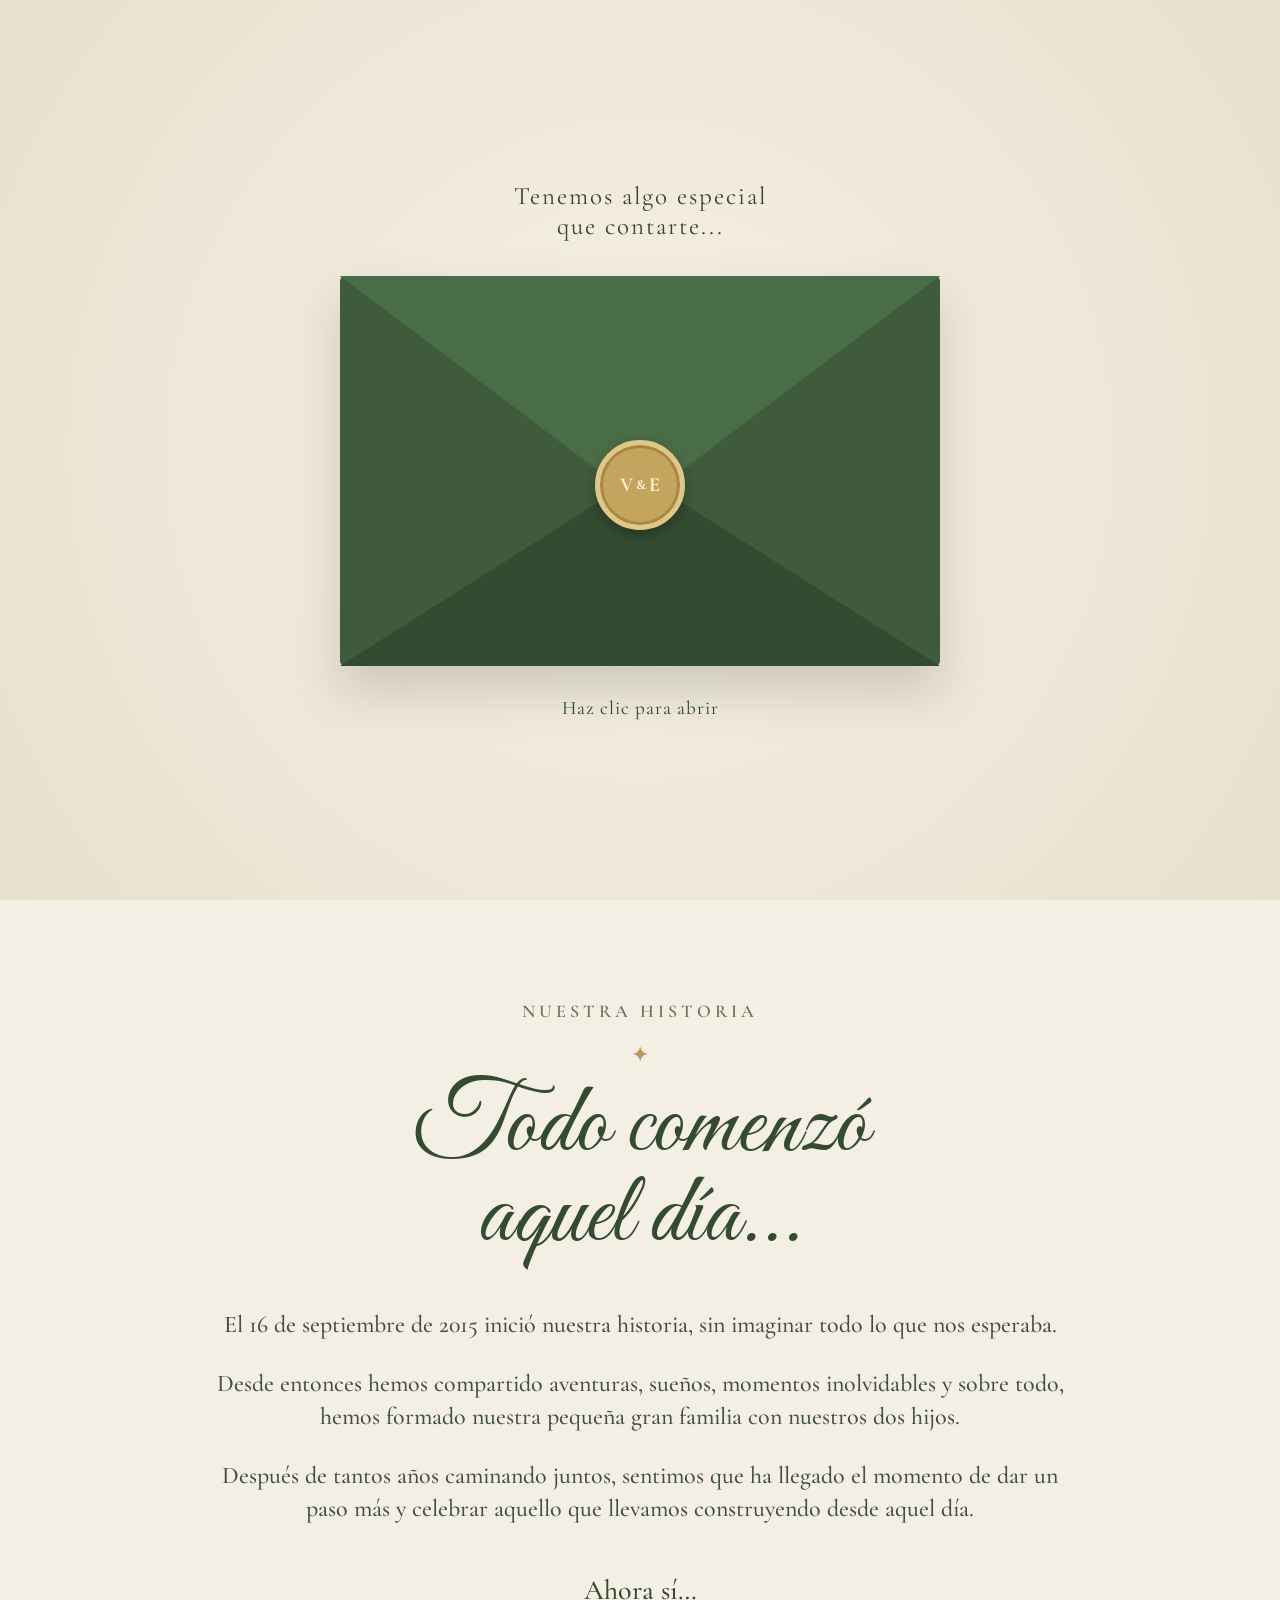
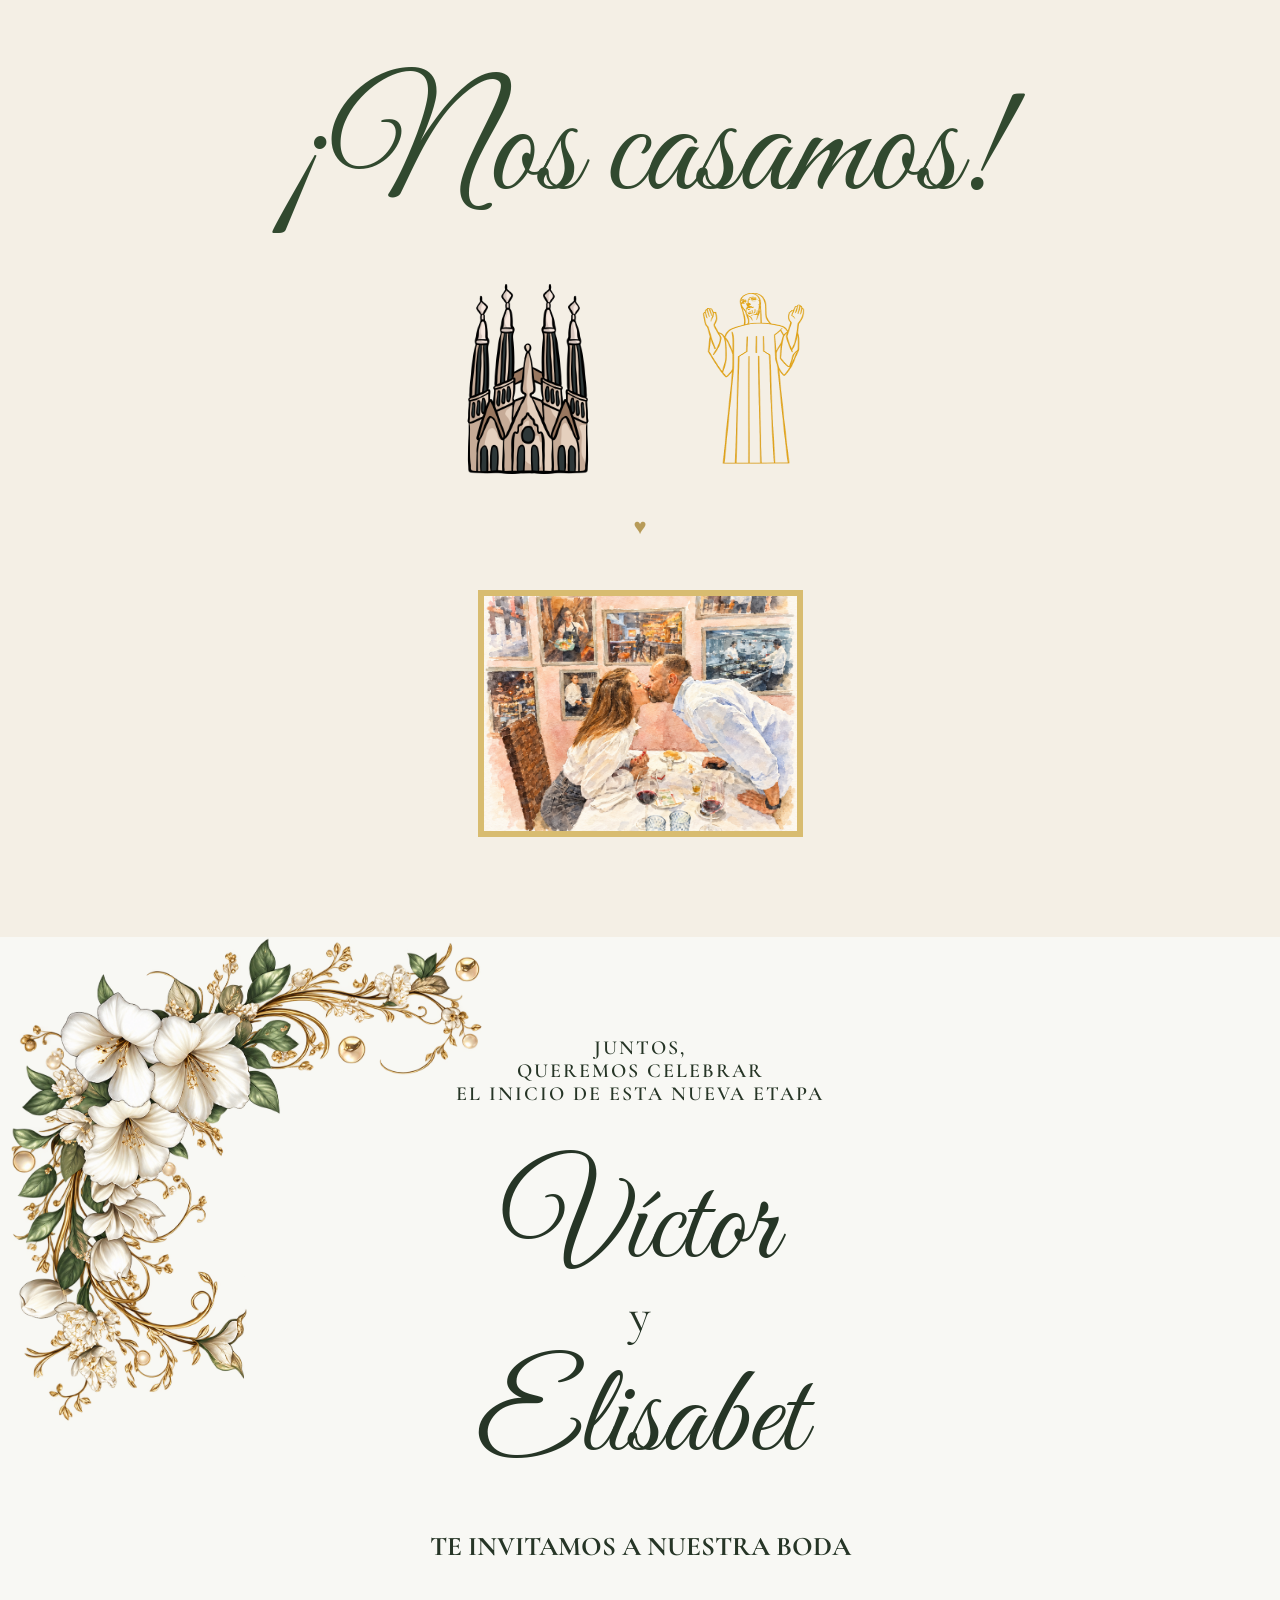
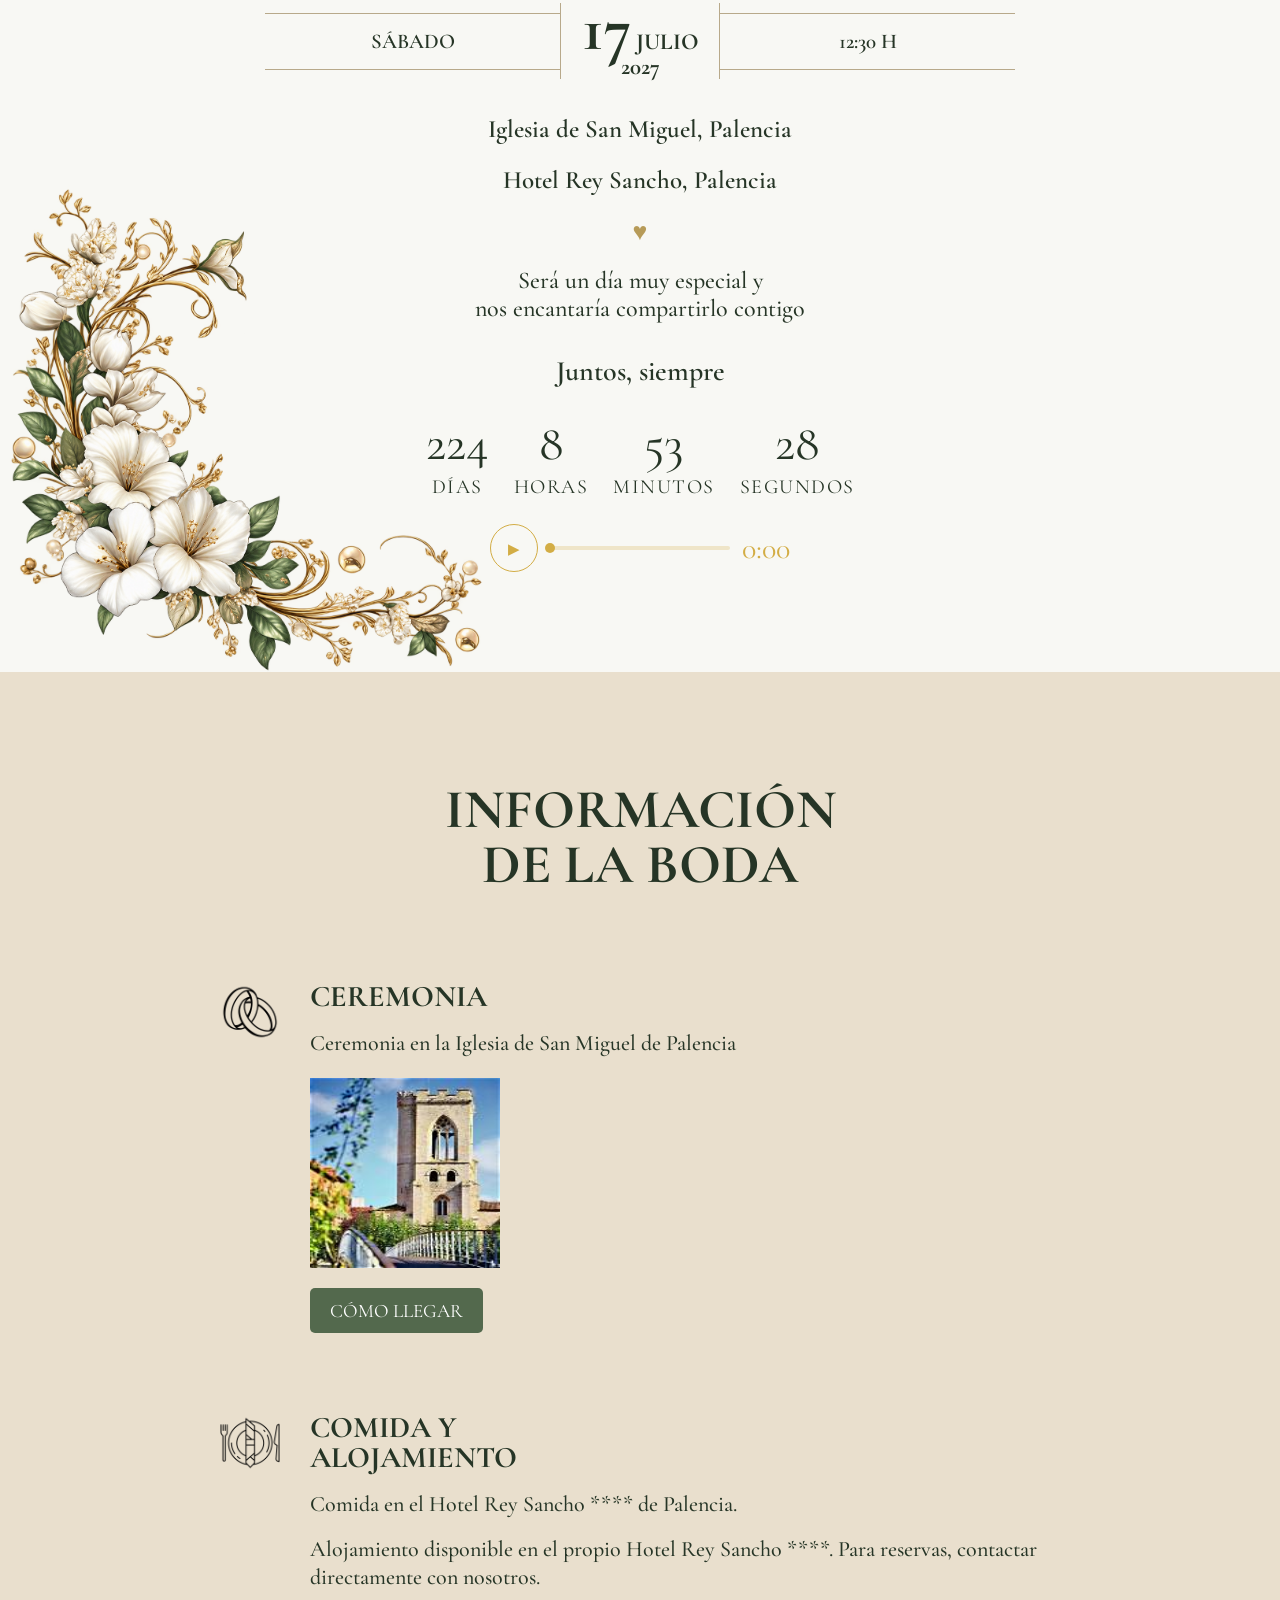
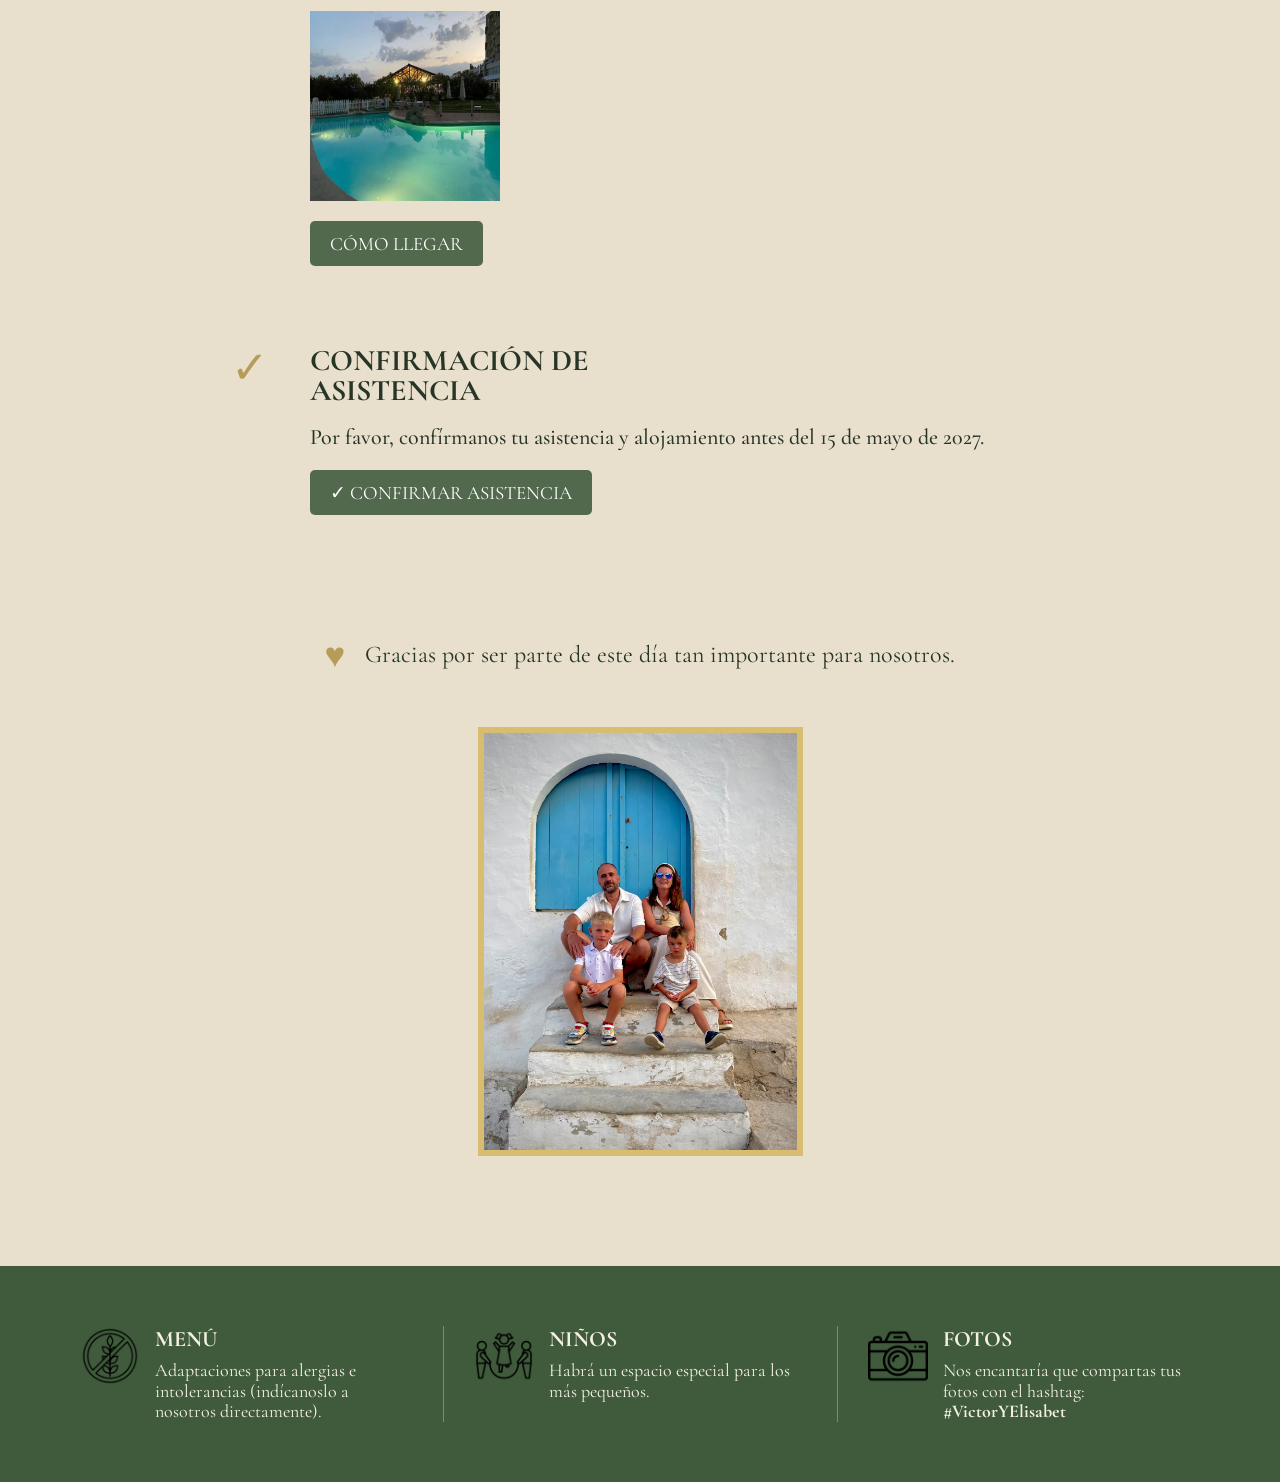
<file: index.html>
<!DOCTYPE html>

<html lang="es">
<head>
    <meta charset="UTF-8">
    <meta name="viewport" content="width=device-width, initial-scale=1.0">



<title>Tenemos algo que contaros...</title>

<!-- FUENTES -->
<link rel="preconnect" href="https://fonts.googleapis.com">
<link rel="preconnect" href="https://fonts.gstatic.com" crossorigin>
<link href="https://fonts.googleapis.com/css2?family=Cinzel:wght@400;500;600&display=swap" rel="stylesheet">
<link href="https://fonts.googleapis.com/css2?family=Alex+Brush&display=swap" rel="stylesheet">
<link href="https://fonts.googleapis.com/css2?family=Allura&display=swap" rel="stylesheet">
<link href="https://fonts.googleapis.com/css2?family=Parisienne&display=swap" rel="stylesheet">
<link href="https://fonts.googleapis.com/css2?family=Italiana&display=swap" rel="stylesheet">

<link href="https://fonts.googleapis.com/css2?family=Cormorant+Garamond:wght@400;500;600;700&family=Great+Vibes&display=swap" rel="stylesheet">

<!-- CSS -->
<link rel="stylesheet" href="diseño/invitaciones.css">


</head>

<body>


<!-- =====================================================
     SOBRE DE INICIO
====================================================== -->

<section class="sobre-seccion">

    <div class="sobre-contenido">

        <p class="sobre-frase">
            Tenemos algo especial<br>
            que contarte...
        </p>

        <div class="sobre">

            <!-- SOLAPA -->
            <div class="sobre-solapa"></div>

            <!-- PARTE FRONTAL -->
            <div class="sobre-frontal">


            </div>
                            <div class="sello">
                    <span>V</span>
                    <span>&</span>
                    <span>E</span>
                </div>

        </div>

        <p class="sobre-pista">
            Haz clic para abrir
        </p>

    </div>

</section>


<!-- =====================================================
     NUESTRA HISTORIA
====================================================== -->

<section class="historia">

    <div class="historia-contenido">

        <p class="historia-pequeno">
            NUESTRA HISTORIA
        </p>

        <div class="ornamento">
            <span>✦</span>
        </div>

        <h2>
            Todo comenzó<br>
            aquel día...
        </h2>

        <div class="historia-texto">

            <p>
                El 16 de septiembre de 2015 inició nuestra historia,
                sin imaginar todo lo que nos esperaba.
            </p>

            <p>
                Desde entonces hemos compartido aventuras, sueños,
                momentos inolvidables y sobre todo, hemos formado
                nuestra pequeña gran familia con nuestros dos hijos.
            </p>

            <p>
                Después de tantos años caminando juntos, sentimos
                que ha llegado el momento de dar un paso más y
                celebrar aquello que llevamos construyendo desde aquel día.
            </p>

            <p class="nos-casamos">
                Ahora sí… <br><BR>
                <span>¡Nos casamos!</span>
            </p>

           <div class="fotosIntro">

                <div class="foto-intro">
                    <img src="imagenes/SagradaFamilia.png">
                </div>

                <div class="foto-intro">
                    <img src="imagenes/cristo.png" alt="Cristo">
                </div>

            </div>

        </div>

        <div class="ornamento inferior">
            <span>♥</span>
        </div>
        <div class="fotoReal">
            <img src="imagenes/fotoBeso.png" class="fotoBonita">
        </div>

    </div>

</section>


<!-- =====================================================
     INVITACIÓN
====================================================== -->

<main class="invitacion">

    <!-- =================================================
         PORTADA
    ================================================== -->

    <section class="portada">

       <div class="flores flores-superior">
         <img src="imagenes/esquinaIzq.png" alt="Decoración floral"> 
        </div>

        <div class="flores flores-inferior">
            <img src="imagenes/esquinaDrch.png" alt="Decoración floral">
        </div>

        <div class="contenido-portada">

            <p class="intro">
                JUNTOS,<br>
                QUEREMOS CELEBRAR<br>
                EL INICIO DE ESTA NUEVA ETAPA
            </p>
            <br><br>
            <h1 class="nombres">
                <span class="nombre">Víctor</span>
                <span class="conector">y</span><BR>
                <span class="nombre">Elisabet</span>
            </h1>

            <h2>
                TE INVITAMOS A NUESTRA BODA
            </h2>


            <!-- FECHA -->

            <div class="fecha">

                <div class="fecha-bloque">
                    <span>SÁBADO</span>
                </div>

                <div class="fecha-central">

                    <strong>17</strong>

                    <span>JULIO</span>

                    <span>2027</span>

                </div>

                <div class="fecha-bloque">
                    <span>12:30 H</span>
                </div>

            </div>


            <!-- LUGARES -->

            <div class="lugares">

                <p>
                    Iglesia de San Miguel, Palencia
                </p>

                <p>
                    Hotel Rey Sancho, Palencia
                </p>

            </div>


            <div class="corazon">
                ♥
            </div>


            <p class="mensaje">
                Será un día muy especial y<br>
                nos encantaría compartirlo contigo
            </p>


            <!-- FOTOS -->



            <p class="juntos">
                Juntos, siempre
            </p>

            <div class="cuenta-atras">
                <div>
                    <span id="dias">0</span>
                    <small>DÍAS</small>
                </div>

                <div>
                    <span id="horas">0</span>
                    <small>HORAS</small>
                </div>

                <div>
                    <span id="minutos">0</span>
                    <small>MINUTOS</small>
                </div>

                <div>
                    <span id="segundos">0</span>
                    <small>SEGUNDOS</small>
                </div>
            </div>

            <div class="reproductor">
                <button id="playPause" class="botonMusica" aria-label="Reproducir música">
                    ▶
                </button>

                <div class="barraMusica">
                    <div id="progresoMusica"></div>
                </div>

                <span id="tiempoMusica">0:00</span>
            </div>

            <audio id="musica" preload="auto">
                <source src="musica/marry-you.mp3" type="audio/mpeg">
            </audio>


        </div>

    </section>


    <!-- =================================================
         INFORMACIÓN
    ================================================== -->

    <section class="informacion">

        <h2>
            INFORMACIÓN<br>
            DE LA BODA
        </h2>


        <!-- CEREMONIA -->

        <article class="info-item">

            <div class="icono">
                <img src="imagenes/anillo-de-bodas.png" class="fotoIcono">
            </div>

            <div>

                <h3>
                    CEREMONIA
                </h3>

                <p>
                    Ceremonia en la Iglesia de
                    San Miguel de Palencia
                </p>

                <div class="fotos">
                    <div class="foto-circular">
                        <img src="imagenes/iglesia.jpg" alt="Iglesia">
                    </div>                
                </div>
                <br>
                <a href="https://www.google.com/maps/place/Iglesia+de+San+Miguel/@42.007812,-4.5393069,17z/data=!3m1!4b1!4m6!3m5!1s0xd47b0388c06a633:0x873fcda30463aa09!8m2!3d42.0078081!4d-4.534436!16s%2Fg%2F1213v1qg?entry=ttu"
                   class="boton">
                    CÓMO LLEGAR
                </a>

            </div>

        </article>


        <!-- COMIDA Y ALOJAMIENTO -->

        <article class="info-item">

            <div class="icono">
                <img src="imagenes/plato.png" class="fotoIcono">
            </div>

            <div>

                <h3>
                    COMIDA Y<br>
                    ALOJAMIENTO
                </h3>

                <p>
                    Comida en el Hotel Rey
                    Sancho **** de Palencia.
                </p>

                <p>
                    Alojamiento disponible en el
                    propio Hotel Rey Sancho ****.
                    Para reservas, contactar
                    directamente con nosotros.
                </p>
                <div class="fotos">
                    <div class="foto-circular">
                        <img src="imagenes/hotel.jpg" alt="Hotel">
                    </div>
                </div>

                <br>
                <a href="https://www.google.es/maps/place/Hotel+Rey+Sancho/@42.0042295,-4.5353972,17z/data=!3m1!5s0xd47b039f25428f5:0xbbc83b4a0c8f3e76!4m9!3m8!1s0xd47b03ba46b6b1f:0xdcec751aeb9df64a!5m2!4m1!1i2!8m2!3d42.0042255!4d-4.5328223!16s%2Fg%2F1tcvql4j?entry=ttu&g_ep=EgoyMDI2MDkxNS4wIKXMDSoASAFQAw%3D%3D" class="boton">
                    CÓMO LLEGAR
                </a>

            </div>

        </article>


        <!-- CONFIRMACIÓN -->

        <article class="info-item">

            <div class="icono">
                ✓
            </div>

            <div>

                <h3>
                    CONFIRMACIÓN DE<br>
                    ASISTENCIA
                </h3>

                <p>
                    Por favor, confírmanos tu
                    asistencia y alojamiento
                    antes del 15 de mayo de 2027.
                </p>

                <a href="https://forms.gle/QKVK1JES9qtBrfdZ7"
                   class="boton">
                    ✓ CONFIRMAR ASISTENCIA
                </a>

            </div>

        </article>


        <div class="agradecimiento">

            <span>♥</span>

            <p>
                Gracias por ser parte de este día
                tan importante para nosotros.
            </p>

        </div>

            <div class="fotoReal">
                <img src="imagenes/familia.jpeg" class="fotoBonita">
            </div>        

    </section>


    <!-- =================================================
         FOOTER
    ================================================== -->

    <footer>

        <div class="footer-item">

            <div class="icono">
                <img src="imagenes/sin-gluten.png" class="fotoIcono">
            </div>

            <div>

                <h3>MENÚ</h3>

                <p>
                    Adaptaciones para alergias
                    e intolerancias
                    (indícanoslo a nosotros directamente).
                </p>

            </div>

        </div>


        <div class="footer-item">

            <div class="icono">
                <img src="imagenes/ninos-jugando.png" class="fotoIcono">
            </div>

            <div>

                <h3>NIÑOS</h3>

                <p>
                    Habrá un espacio especial
                    para los más pequeños.
                </p>

            </div>

        </div>


        <div class="footer-item">

            <div class="icono">
                <img src="imagenes/camara.png" class="fotoIcono">
            </div>

            <div>

                <h3>FOTOS</h3>

                <p>
                    Nos encantaría que compartas
                    tus fotos con el hashtag:
                    <strong>#VictorYElisabet</strong>
                </p>

            </div>

        </div>

    </footer>

</main>


<!-- =====================================================
     JAVASCRIPT
====================================================== -->

<script>

const sobre = document.querySelector(".sobre");

let sobreAbierto = false;

function abrirSobre(e) {

    if (sobreAbierto) return;

    sobreAbierto = true;

    // Abrir el sobre
    document.querySelector(".sobre-seccion")
        .classList.add("sobre-abierto");


    // =====================================================
    // 🎵 REPRODUCIR MÚSICA INMEDIATAMENTE
    // =====================================================

    const reproductorMusica =
        document.getElementById("musica");

    const botonMusica =
        document.getElementById("playPause");

    reproductorMusica.volume = 0.7;

    reproductorMusica.play()
        .then(() => {

            botonMusica.textContent = "❚❚";

            botonMusica.setAttribute(
                "aria-label",
                "Pausar música"
            );

        })
        .catch((error) => {

            console.log(
                "Autoplay bloqueado:",
                error
            );

        });


    // =====================================================
    // BAJAR A NUESTRA HISTORIA
    // =====================================================

    setTimeout(() => {

        document.querySelector(".historia")
            .scrollIntoView({
                behavior: "smooth"
            });

    }, 700);

}


// IMPORTANTE: pointerdown funciona tanto en PC
// como en móvil y detecta el toque inmediatamente.

sobre.addEventListener("pointerdown", abrirSobre);

</script>
<script>
    const fechaBoda = new Date("July 17, 2027 12:30:00").getTime();

    function actualizarCuentaAtras() {
        const ahora = new Date().getTime();
        const diferencia = fechaBoda - ahora;

        if (diferencia <= 0) {
            document.getElementById("dias").textContent = "0";
            document.getElementById("horas").textContent = "0";
            document.getElementById("minutos").textContent = "0";
            document.getElementById("segundos").textContent = "0";
            return;
        }

        const dias = Math.floor(diferencia / (1000 * 60 * 60 * 24));
        const horas = Math.floor(
            (diferencia % (1000 * 60 * 60 * 24)) / (1000 * 60 * 60)
        );
        const minutos = Math.floor(
            (diferencia % (1000 * 60 * 60)) / (1000 * 60)
        );
        const segundos = Math.floor(
            (diferencia % (1000 * 60)) / 1000
        );

        document.getElementById("dias").textContent = dias;
        document.getElementById("horas").textContent = horas;
        document.getElementById("minutos").textContent = minutos;
        document.getElementById("segundos").textContent = segundos;
    }

    actualizarCuentaAtras();
    setInterval(actualizarCuentaAtras, 1000);
</script>

<script>
    const musica = document.getElementById("musica");
    const playPause = document.getElementById("playPause");
    const progresoMusica = document.getElementById("progresoMusica");
    const tiempoMusica = document.getElementById("tiempoMusica");
    const barraMusica = document.querySelector(".barraMusica");




// PLAY / PAUSE
playPause.addEventListener("click", () => {

    if (musica.paused) {
        musica.play();
        playPause.textContent = "❚❚";
    } else {
        musica.pause();
        playPause.textContent = "▶";
    }

});


// BARRA DE PROGRESO
musica.addEventListener("timeupdate", () => {

    if (!musica.duration) return;

    const porcentaje =
        (musica.currentTime / musica.duration) * 100;

    progresoMusica.style.width = porcentaje + "%";

    barraMusica.style.setProperty(
        "--posicion",
        porcentaje + "%"
    );

    const minutos = Math.floor(musica.currentTime / 60);

    const segundos = Math.floor(musica.currentTime % 60)
        .toString()
        .padStart(2, "0");

    tiempoMusica.textContent =
        `${minutos}:${segundos}`;
});


// CUANDO TERMINA, VOLVER A EMPEZAR
musica.addEventListener("ended", () => {

    musica.currentTime = 0;
    musica.play();

});


let arrastrando = false;


// CALCULAR POSICIÓN DE LA CANCIÓN
function cambiarPosicion(e) {

    if (!musica.duration) return;

    const rect = barraMusica.getBoundingClientRect();

    let posicion = e.clientX - rect.left;

    // Evitar salirnos de la barra
    posicion = Math.max(0, Math.min(posicion, rect.width));

    const porcentaje = posicion / rect.width;

    musica.currentTime = porcentaje * musica.duration;

    // Actualizar visualmente
    progresoMusica.style.width = (porcentaje * 100) + "%";

    barraMusica.style.setProperty(
        "--posicion",
        (porcentaje * 100) + "%"
    );
}


// CLICK EN LA BARRA
barraMusica.addEventListener("pointerdown", (e) => {

    arrastrando = true;

    barraMusica.setPointerCapture(e.pointerId);

    cambiarPosicion(e);
});


// ARRASTRAR
barraMusica.addEventListener("pointermove", (e) => {

    if (!arrastrando) return;

    cambiarPosicion(e);
});


// SOLTAR
barraMusica.addEventListener("pointerup", () => {

    arrastrando = false;

});


// =========================================================
// SI SE CANCELA EL TOQUE
// =========================================================

barraMusica.addEventListener("pointercancel", () => {

    arrastrando = false;

});

</script>

</body>
</html>
</file>
<file: diseño/invitaciones.css>
/* =========================================================
   GENERAL
========================================================= */
@font-face {
    font-family: "Tangerine";
    src: url("../fuentes/tangerine/tangerine-regular.ttf")
         format("truetype");
    font-weight: 400;
    font-style: normal;
}

@font-face {
    font-family: "Tangerine";
    src: url("../fuentes/tangerine/tangerine-bold.ttf")
         format("truetype");
    font-weight: 700;
    font-style: normal;
}

* {
    margin: 0;
    padding: 0;
    box-sizing: border-box;
}

html {
    scroll-behavior: smooth;
}

body {
    background: #f4efe5;
    color: #263526;
    font-family: "Cormorant Garamond", serif;
    overflow-x: hidden;
}

section {
    width: 100%;
}


/* =========================================================
   SOBRE INICIAL
========================================================= */

.sobre-seccion {
    min-height: 100vh;

    display: flex;
    justify-content: center;
    align-items: center;

    background:
        radial-gradient(
            circle at center,
            #f6f1e6 0%,
            #e9dfcd 100%
        );

    padding: 40px 20px;

    position: relative;
}

.sobre-contenido {
    text-align: center;
}

.sobre-frase {
    color: #30462f;

    font-size: 25px;

    letter-spacing: 2px;

    margin-bottom: 35px;
}


/* =========================================================
   SOBRE
========================================================= */

.sobre {
    width: min(600px, 85vw);
    height: min(390px, 55vw);

    position: relative;

    cursor: pointer;

    perspective: 1000px;

    filter: drop-shadow(
        0 25px 25px rgba(0, 0, 0, .15)
    );

    /*
       Creamos un contexto independiente para que
       las capas del sobre no interfieran con otros
       elementos de la página.
    */
    isolation: isolate;
}


/* =========================================================
   PARTE FRONTAL DEL SOBRE
========================================================= */

.sobre-frontal {
    position: absolute;

    inset: 0;

    background: #3f5b3b;

    border-radius: 5px;

    /*
       El frontal está por debajo de la solapa,
       pero contiene el sello.
    */
    z-index: 2;

    /*
       Permitimos que el sello tenga una capa
       superior dentro del frontal.
    */
    transform-style: flat;
}


/* =========================================================
   TRIÁNGULO CENTRAL
========================================================= */

.sobre-frontal::after {
    content: "";

    position: absolute;

    left: 0;
    right: 0;
    bottom: 0;

    margin: auto;

    width: 0;
    height: 0;

    border-top: 200px solid #446343;

    border-left: 300px solid transparent;

    border-right: 300px solid transparent;

    border-bottom: 190px solid #334b30;

    /*
       El triángulo está dentro del frontal,
       por debajo del sello.
    */
    z-index: 1;

    pointer-events: none;
}


/* =========================================================
   SOLAPA
========================================================= */

/* =========================================================
   SOLAPA DEL SOBRE
========================================================= */

.sobre-solapa {
    position: absolute;

    top: 0;
    left: 0;

    width: 100%;
    height: 58%;

    background: #496d47;

    clip-path: polygon(
        0 0,
        100% 0,
        50% 100%
    );

    transform-origin: top center;

    /*
       Animación de apertura
    */
    transition: transform 1s ease-in-out;

    /*
       La solapa siempre está por encima
       del frontal.
    */
    z-index: 10;

    /*
       Permitimos la transformación 3D.
    */
    transform-style: preserve-3d;

    filter: drop-shadow(
        0 3px 3px rgba(0, 0, 0, .15)
    );
}


/* =========================================================
   PARTE TRASERA DE LA SOLAPA
========================================================= */

.sobre-solapa::after {
    content: "";

    position: absolute;

    inset: 0;

    background: #3f5b3b;

    clip-path: polygon(
        0 0,
        100% 0,
        50% 100%
    );

    transform: rotateY(180deg);

    backface-visibility: hidden;
    -webkit-backface-visibility: hidden;
}




/* =========================================================
   INICIALES
========================================================= */

/*
.iniciales {
    position: absolute;

    top: 35%;
    left: 0;
    right: 0;

    z-index: 4;

    color: #f5ead1;

    font-family: "Great Vibes", cursive;

    font-size: 70px;
}
*/

.iniciales span {
    font-family: "Cormorant Garamond", serif;

    font-size: 35px;

    margin: 0 8px;
}


/* =========================================================
   SELLO
========================================================= */

.sello {
    position: absolute;

    left: 50%;

    bottom: 35%;

    /*
       El sello está dentro de .sobre-frontal.
       Con este z-index queda por encima del
       triángulo y visualmente por encima de la solapa.
    */
    z-index: 20;

    width: 90px;

    height: 90px;

    border-radius: 50%;

    background: #c5a45d;

    border: 5px solid #dfc887;

    box-shadow:
        inset 0 0 0 3px #a98845,
        0 5px 12px rgba(0, 0, 0, .25);

    display: flex;

    justify-content: center;

    align-items: center;

    gap: 3px;

    color: #fff5dc;

    font-family:
        "Cormorant Garamond",
        serif;

    font-size: 20px;

    font-weight: 700;

    /*
       Solo usamos translateX para centrarlo.
       No aplicamos transformaciones 3D al sello.
    */
    transform: translateX(-50%);
    touch-action: manipulation;
}
.sello span {
    pointer-events: none;
}

.sello span:nth-child(2) {
    font-size: 14px;
}



/* =========================================================
   PISTA
========================================================= */

.sobre-pista {
    margin-top: 30px;

    color: #30462f;

    font-size: 19px;

    letter-spacing: 1px;

    animation:
        pulsar 2s infinite;
}

@keyframes pulsar {

    0%,
    100% {
        opacity: .45;
    }

    50% {
        opacity: 1;
    }
}


/* =========================================================
   SOBRE ABIERTO
========================================================= */

.sobre-abierto .sobre-solapa {
    transform: rotateX(180deg);
    transform-origin: top center;
}


/* =========================================================
   HISTORIA
========================================================= */

.historia {
    min-height: 100vh;

    display: flex;

    justify-content: center;

    align-items: center;

    background: #f4efe5;

    padding: 100px 25px;

    text-align: center;

    position: relative;
}

.historia-contenido {
    width: 100%;

    max-width: 850px;
}

.historia-pequeno {
    color: #657557;

    font-size: 18px;

    letter-spacing: 4px;

    font-weight: 600;

    margin-bottom: 20px;
}

.ornamento {
    color: #b79b58;

    font-size: 22px;

    margin: 15px 0;
}

.historia h2 {
    font-family:
        "Great Vibes",
        cursive;

    color: #344b32;

    font-size:
        clamp(
            60px,
            8vw,
            100px
        );

    line-height: .9;

    font-weight: 400;

    margin-bottom: 45px;
}

.historia-texto {
    color: #40503c;

    font-size: 24px;

    line-height: 1.4;

    font-weight: 500;
}

.historia-texto p {
    margin-bottom: 25px;
}

.nos-casamos {
    margin-top: 45px;
    color: #31492f;
    font-size: 28px;
}

.nos-casamos span {
    font-family: great Vibes, cursive;
    font-size: 150px;   
    white-space: nowrap;
}






.inferior {
    margin-top: 40px;
}

.fotosIntro {
    display: flex;

    justify-content: center;

    gap: 35px;

    margin-top: 20px;
}

.foto-intro {
    width: 190px;
    height: 190px;

}

.foto-intro img {
    width: 100%;

    height: 100%;

    display: block;
}


/* =========================================================
   INVITACIÓN PRINCIPAL
========================================================= */

.invitacion {
    width: 100%;

    background: #f7f6f1;
}


/* =========================================================
   PORTADA
========================================================= */

.portada {
    min-height: 100vh;

    position: relative;

    background: #f8f8f4;

    overflow: hidden;

    display: flex;

    justify-content: center;

    align-items: center;

    padding: 100px 20px;
}

.contenido-portada {
    width: min(850px, 90%);

    text-align: center;

    position: relative;

    z-index: 2;
}


/* =========================================================
   TEXTO INTRO
========================================================= */

.intro {
    font-size: 20px;

    font-weight: 600;

    line-height: 1.15;

    letter-spacing: 2px;

    margin-bottom: 30px;
}


/* =========================================================
   NOMBRES
========================================================= */

.nombres {
    margin-bottom: 55px;

    display: flex;

    flex-direction: column;

    align-items: center;

    font-family:
        "Great Vibes",
        cursive !important;

    font-weight: 400;

    line-height: .85;
}

.nombres .nombre {
    font-family:
        "Great Vibes",
        cursive !important;

    font-size:
        clamp(
            80px,
            10vw,
            125px
        );

    font-weight: 400;

    line-height: .85;
}

.nombres .conector {
    font-family:
        "Cormorant Garamond",
        serif !important;

    font-size: 50px;

    font-weight: 400;

    line-height: 1;

    margin: 8px 0;
}


/* =========================================================
   TÍTULO
========================================================= */

.portada h2 {
    font-size: 27px;

    font-weight: 700;

    margin-bottom: 40px;
}


/* =========================================================
   FECHA
========================================================= */

.fecha {
    display: grid;

    grid-template-columns:
        1fr
        160px
        1fr;

    align-items: center;

    width: min(750px, 95%);

    margin: 0 auto 35px;
}

.fecha-bloque {
    border-top:
        1px solid #b8a98a;

    border-bottom:
        1px solid #b8a98a;

    padding: 15px 5px;

    font-size: 21px;

    font-weight: 600;
}

.fecha-central {
    border-left:
        1px solid #b8a98a;

    border-right:
        1px solid #b8a98a;

    flex-direction: column;

    align-items: center;
}

.fecha-central strong {
    font-size: 65px;

    line-height: .8;
}

.fecha-central span {
    font-size: 23px;

    font-weight: 700;

    line-height: 1.05;
}


/* =========================================================
   CUENTA ATRÁS
========================================================= */

.cuenta-atras {
    display: flex;

    justify-content: center;

    align-items: center;

    gap: 25px;

    margin-top: 30px;

    margin-bottom: 20px;
}

.cuenta-atras div {
    display: flex;

    flex-direction: column;

    align-items: center;

    min-width: 55px;
}

.cuenta-atras span {
    font-size: 50px;

    font-weight: normal;

    line-height: 1;
}

.cuenta-atras small {
    font-size: 20px;

    letter-spacing: 1.5px;

    margin-top: 7px;
}


/* =========================================================
   LUGARES
========================================================= */

.lugares {
    font-size: 25px;

    font-weight: 600;

    line-height: 1.25;

    margin-top: 30px;
}

.lugares p {
    margin-bottom: 20px;
}

.corazon {
    color: #b79b58;

    font-size: 25px;

    margin: 10px 0;
}

.mensaje {
    font-size: 24px;

    line-height: 1.2;

    font-weight: 500;

    margin: 20px 0 30px;
}


/* =========================================================
   FOTOS
========================================================= */
/* =========================================================
   FLORES DE LA PORTADA
========================================================= */

.flores {
    position: absolute;

    z-index: 1;

    pointer-events: none;
}

.flores img {
    display: block;

    width: 100%;
    height: auto;
}


/* FLORES ARRIBA IZQUIERDA */

.flores-superior {
    top: 0;
    left: 0px;

    width: 500px;
}


/* FLORES ABAJO IZQUIERDA */

.flores-inferior {
    bottom: 0;
    left: 0px;

    width: 500px;
}

.fotos {
    display: flex;

    gap: 35px;

    margin-top: 20px;
}

.foto-circular {
    width: 190px;

    height: 190px;
}

.foto-circular img {
    width: 100%;

    height: 100%;
}

.fotoReal {
    max-width: 650px;

    margin: 50px auto 0;

    display: flex;

    align-items: center;

    justify-content: center;

    text-align: center;
}

.fotoBonita {
    width: 50%;

    height: 50%;

    border: 6px solid;

    border-color: #d8bc70;
}

.juntos {
    font-size: 28px;

    margin-top: 20px;

    font-weight: 600;
}

.pequeño {
    font-size: 18px;
}


/* =========================================================
   INFORMACIÓN
========================================================= */

.informacion {
    min-height: 100vh;

    background: #e9dfcd;

    padding:
        110px
        max(25px, 8vw);
}

.informacion > h2 {
    text-align: center;

    font-size:
        clamp(
            35px,
            5vw,
            55px
        );

    line-height: 1;

    margin-bottom: 90px;

    font-weight: 700;
}

.info-item {
    max-width: 850px;

    margin: 0 auto 80px;

    display: grid;

    grid-template-columns: 70px 1fr;

    gap: 25px;
}

.icono {
    font-size: 45px;

    line-height: 1;

    text-align: center;

    color: #b79b58;
}

.fotoIcono {
    width: 60px;

    height: 60px;
}

.info-item h3 {
    font-size: 30px;

    line-height: 1;

    margin-bottom: 18px;

    font-weight: 700;
}

.info-item p {
    font-size: 22px;

    line-height: 1.25;

    font-weight: 500;

    margin-bottom: 18px;
}


/* =========================================================
   BOTONES
========================================================= */

.boton {
    display: inline-block;

    background: #53694d;

    color: white;

    text-decoration: none;

    padding: 11px 20px;

    border-radius: 5px;

    font-size: 19px;

    transition: .25s;
}

.boton:hover {
    background: #3e5239;

    transform: translateY(-2px);
}


/* =========================================================
   AGRADECIMIENTO
========================================================= */

.agradecimiento {
    max-width: 650px;

    margin: 120px auto 0;

    display: flex;

    align-items: center;

    justify-content: center;

    gap: 20px;

    font-size: 24px;

    line-height: 1.2;

    text-align: center;
}

.agradecimiento span {
    color: #b79b58;

    font-size: 35px;
}


/* =========================================================
   FOOTER
========================================================= */

footer {
    background: #3f5b3b;

    color: #f5f0e5;

    display: grid;

    grid-template-columns:
        repeat(3, 1fr);

    padding: 60px 50px;
}

.footer-item {
    display: flex;

    align-items: flex-start;

    gap: 15px;

    padding: 0 30px;
}

.footer-item + .footer-item {
    border-left:
        1px solid
        rgba(255, 255, 255, .3);
}

.footer-icon {
    font-size: 35px;
}

.footer-item h3 {
    font-size: 22px;

    margin-bottom: 8px;
}

.footer-item p {
    font-size: 18px;

    line-height: 1.15;
}


/* =========================================================
   REPRODUCTOR MUSICAL
========================================================= */

.reproductor {
    width: 90%;
    max-width: 620px;
    margin: 25px auto 0;

    display: flex;
    align-items: center;
    justify-content: center;
    gap: 12px;
}

/* BOTÓN PLAY / PAUSE */
.botonMusica {
    width: 48px;
    height: 48px;

    border: 1px solid #d3ad45;
    border-radius: 50%;

    background: transparent;
    color: #d3ad45;

    font-size: 15px;
    line-height: 1;

    display: flex;
    align-items: center;
    justify-content: center;

    cursor: pointer;

    transition: all 0.3s ease;
}

.botonMusica:hover {
    background: #d3ad45;
    color: white;
    transform: scale(1.05);
}

/* =========================================================
   BARRA MUSICAL ARRASTRABLE
========================================================= */

.barraMusica {
    position: relative;

    width: 180px;
    height: 4px;

    background: rgba(211, 173, 69, 0.25);

    border-radius: 10px;

    cursor: pointer;

    /* Importante para poder arrastrar con el dedo */
    touch-action: none;
}


/* =========================================================
   PARTE RECORRIDA
========================================================= */

#progresoMusica {
    position: absolute;

    left: 0;
    top: 0;

    width: 0%;
    height: 100%;

    background: #d3ad45;

    border-radius: 10px;

    pointer-events: none;
}


/* =========================================================
   CÍRCULO DE LA BARRA
========================================================= */

.barraMusica::after {
    content: "";

    position: absolute;

    top: 50%;

    /* Esta variable será modificada por JavaScript */
    left: var(--posicion, 0%);

    width: 10px;
    height: 10px;

    background: #d3ad45;

    border-radius: 50%;

    transform: translate(-50%, -50%);

    pointer-events: none;
}



/* TIEMPO */
#tiempoMusica {
    min-width: 32px;

    color: #d3ad45;

    font-size: 30px;

    font-family: inherit;

    text-align: left;
}



/* =========================================================
   TABLET
========================================================= */

@media (max-width: 900px) {

    .fecha {
        grid-template-columns:
            1fr
            130px
            1fr;
    }

    footer {
        grid-template-columns: 1fr;

        gap: 35px;
    }

    .footer-item {
        padding: 20px;
    }

    .footer-item + .footer-item {
        border-left: none;

        border-top:
            1px solid
            rgba(255, 255, 255, .3);
    }
}



/* =========================================================
   MÓVIL
========================================================= */

@media (max-width: 600px) {


    .reproductor {
        width: 85%;
        margin-top: 20px;
        gap: 10px;
    }

    .botonMusica {
        width: 35px;
        height: 35px;
        font-size: 14px;
    }

    .barraMusica {
        width: 140px;
        height: 8px;
    }

    .barraMusica::after {
        width: 10px;
        height: 8px;
    }

    #tiempoMusica {
        font-size: 18px;
    }
    /* =====================================================
       SOBRE
    ===================================================== */

    .sobre {
        width: 90vw;

        height: 58vw;

        isolation: isolate;

        perspective: 1000px;
    }

    .sobre-frontal {
        z-index: 2;

        /*
           Muy importante:
           el frontal no crea un contexto 3D
           que haga desaparecer el sello.
        */
        transform-style: flat;
    }

    .sobre-frontal::after {
        border-top-width: 29vw;

        border-left-width: 45vw;

        border-right-width: 45vw;

        border-bottom-width: 29vw;

        z-index: 1;
    }

.sobre-solapa {
    z-index: 10;

    height: 58%;

    transform-origin: top center;

    transform-style: preserve-3d;
}


    /*
       El sello está dentro del frontal.
       Lo hacemos claramente superior.
    */
    .sello {
        width: 65px;

        height: 65px;

        font-size: 15px;

        z-index: 20;

        transform:
            translateX(-50%);
    }

    .sello span:nth-child(2) {
        font-size: 11px;
    }

    .sobre-frase {
        font-size: 20px;
    }


    /* =====================================================
       HISTORIA
    ===================================================== */

    .historia {
        padding: 80px 20px;
    }

    .historia-contenido {
        width: 100%;

        max-width: 100%;

        overflow: visible;
    }

    .historia h2 {
        font-family:
            "Great Vibes",
            cursive;

        font-size:
            clamp(
                44px,
                14vw,
                58px
            );

        line-height: 1.1;

        font-weight: 400;

        margin:
            0 auto 40px;

        padding: 0;

        white-space: nowrap;

        width: 100%;

        max-width: 100%;
    }

    .historia-texto {
        font-size: 20px;
    }

    .nos-casamos span {
        font-size: 48px;
    }


    /* =====================================================
       PORTADA
    ===================================================== */
    .flores-superior {
        width: 130px;
    }
    .flores-inferior {
        width: 130px;
    }
    .portada {
        padding: 80px 15px;
    }

    .contenido-portada {
        width: 95%;
    }

    .intro {
        font-size: 16px;
    }

    .portada h2 {
        font-size: 20px;
    }


    /* =====================================================
       FECHA
    ===================================================== */

    .fecha {
        grid-template-columns:
            1fr
            100px
            1fr;
    }

    .fecha-bloque {
        font-size: 15px;
    }

    .fecha-central strong {
        font-size: 45px;
    }

    .fecha-central span {
        font-size: 17px;
    }


    /* =====================================================
       CUENTA ATRÁS
    ===================================================== */

    .cuenta-atras {
        gap: 10px;

        margin-top: 25px;
    }

    .cuenta-atras div {
        min-width: 55px;
    }

    .cuenta-atras span {
        font-size: 32px;
    }

    .cuenta-atras small {
        font-size: 10px;

        letter-spacing: 1px;
    }


    /* =====================================================
       LUGARES
    ===================================================== */

    .lugares {
        font-size: 20px;
    }


    /* =====================================================
       MENSAJE
    ===================================================== */

    .mensaje {
        font-size: 20px;
    }


    /* =====================================================
       FOTOS
    ===================================================== */

    .fotos {
        gap: 15px;
    }

    .foto-circular {
        width: 130px;

        height: 130px;
    }


    /* =====================================================
       INFORMACIÓN
    ===================================================== */

    .informacion {
        padding: 80px 25px;
    }

    .informacion > h2 {
        font-size: 30px;

        margin-bottom: 60px;
    }

    .info-item {
        grid-template-columns:
            45px 1fr;

        gap: 12px;

        margin-bottom: 60px;
    }

    .icono {
        font-size: 32px;
    }

    .fotoIcono {
        width: 45px;

        height: 45px;
    }

    .info-item h3 {
        font-size: 23px;
    }

    .info-item p {
        font-size: 19px;
    }

    .boton {
        font-size: 17px;
    }


    /* =====================================================
       AGRADECIMIENTO
    ===================================================== */

    .agradecimiento {
        font-size: 20px;

        margin-top: 80px;
    }


    /* =====================================================
       FOOTER
    ===================================================== */

    footer {
        padding: 40px 20px;
    }


    /* =====================================================
       NOMBRES
    ===================================================== */

    .nombres {
        font-family:
            "Great Vibes",
            cursive !important;
    }

    .nombres .nombre {
        font-family:
            "Great Vibes",
            cursive !important;

        font-size: 75px;

        font-weight: 400;
    }

    .nombres .conector {
        font-family:
            "Cormorant Garamond",
            serif !important;

        font-size: 35px;

        font-weight: 400;
    }
}


/* =========================================================
   NOMBRES - FUENTE
========================================================= */

.nombres,
.nombres .nombre {
    font-family:
        "Great Vibes",
        cursive !important;

    font-weight: 400;
}

.nombres .conector {
    font-family:
        "Cormorant Garamond",
        serif !important;

    font-weight: 400;
}
</file>
